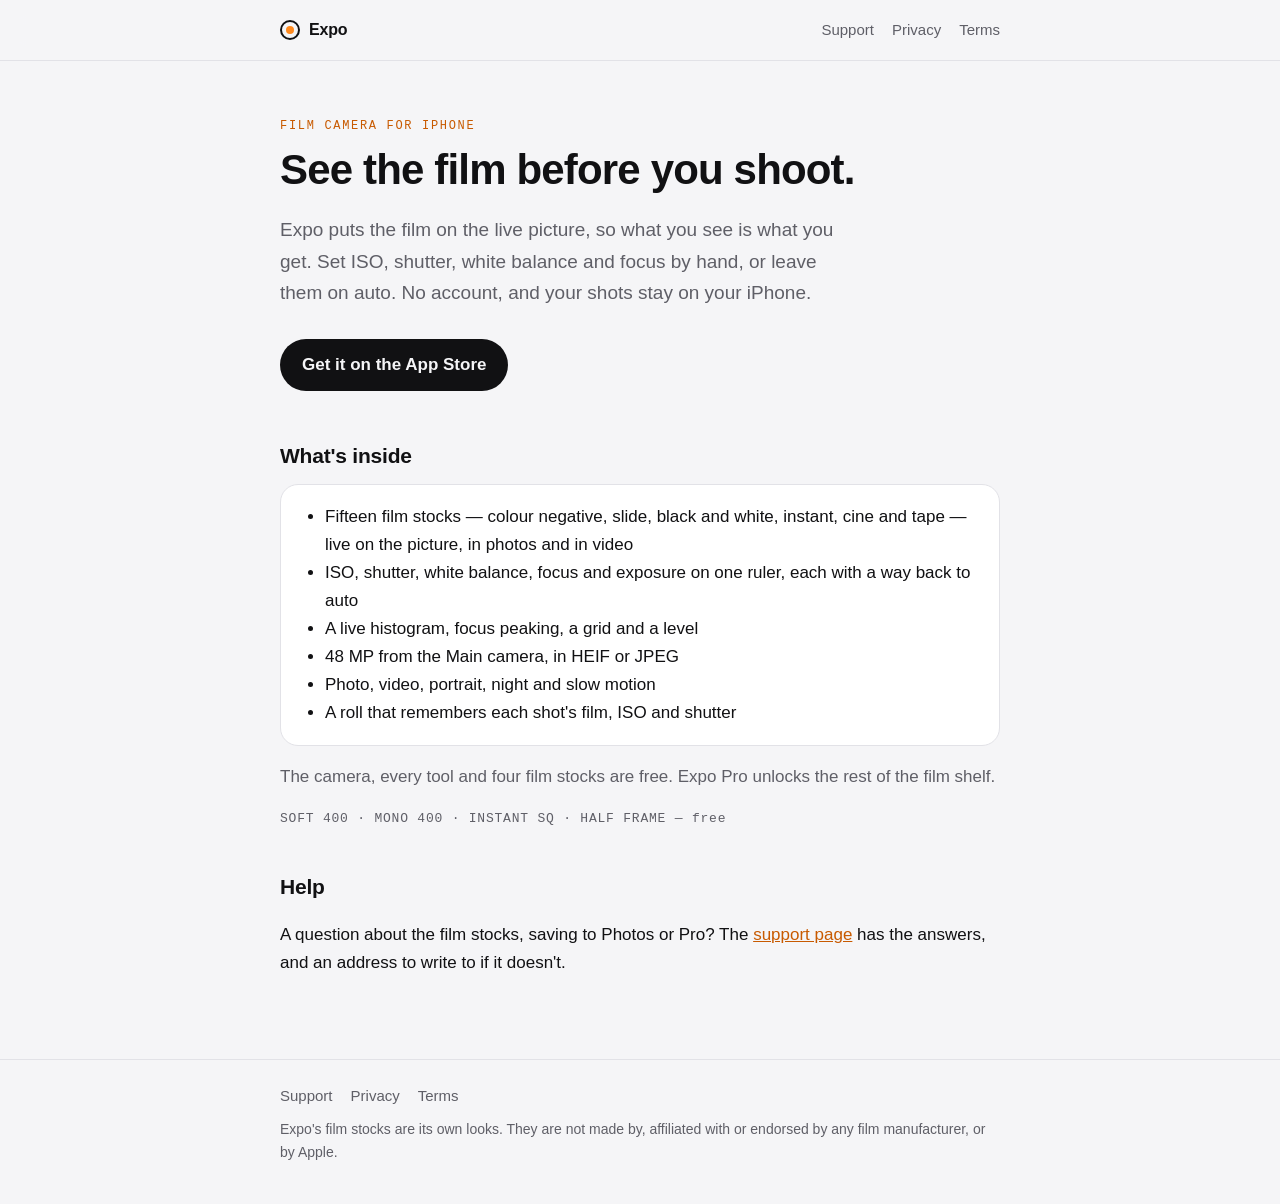
<file: index.html>
<!doctype html>
<html lang="en">
<head>
<meta charset="utf-8">
<meta name="viewport" content="width=device-width, initial-scale=1">
<title>Expo — vintage film camera for iPhone</title>
<meta name="description" content="Expo is a manual camera for iPhone with film stocks you see live: ISO, shutter, white balance and focus on a ruler, a histogram, focus peaking and 48 MP.">
<link rel="canonical" href="https://codiee-dev.github.io/procamera-web/">
<link rel="stylesheet" href="style.css">
</head>
<body>

<header>
  <div class="wrap">
    <a class="brand" href="index.html"><span class="lens"></span> Expo</a>
    <nav>
      <a href="support.html">Support</a>
      <a href="privacy.html">Privacy</a>
      <a href="terms.html">Terms</a>
    </nav>
  </div>
</header>

<main>
  <div class="wrap">
    <section class="hero">
      <div class="label">Film camera for iPhone</div>
      <h1>See the film before you shoot.</h1>
      <p>
        Expo puts the film on the live picture, so what you see is what you get.
        Set ISO, shutter, white balance and focus by hand, or leave them on auto.
        No account, and your shots stay on your iPhone.
      </p>
      <a class="button" href="https://apps.apple.com/app/id6835460148" rel="noopener">Get it on the App Store</a>
    </section>

    <h2>What's inside</h2>
    <div class="card">
      <ul style="margin:0">
        <li>Fifteen film stocks — colour negative, slide, black and white, instant, cine and tape — live on the picture, in photos and in video</li>
        <li>ISO, shutter, white balance, focus and exposure on one ruler, each with a way back to auto</li>
        <li>A live histogram, focus peaking, a grid and a level</li>
        <li>48 MP from the Main camera, in HEIF or JPEG</li>
        <li>Photo, video, portrait, night and slow motion</li>
        <li>A roll that remembers each shot's film, ISO and shutter</li>
      </ul>
    </div>

    <p class="muted">
      The camera, every tool and four film stocks are free. Expo Pro unlocks
      the rest of the film shelf.
    </p>
    <p class="stocks">SOFT 400 · MONO 400 · INSTANT SQ · HALF FRAME — free</p>

    <h2>Help</h2>
    <p>
      A question about the film stocks, saving to Photos or Pro? The
      <a href="support.html">support page</a> has the answers, and an address to
      write to if it doesn't.
    </p>
  </div>
</main>

<footer>
  <div class="wrap">
    <nav>
      <a href="support.html">Support</a>
      <a href="privacy.html">Privacy</a>
      <a href="terms.html">Terms</a>
    </nav>
    Expo's film stocks are its own looks. They are not made by, affiliated with or endorsed by any film manufacturer, or by Apple.
  </div>
</footer>

</body>
</html>
</file>
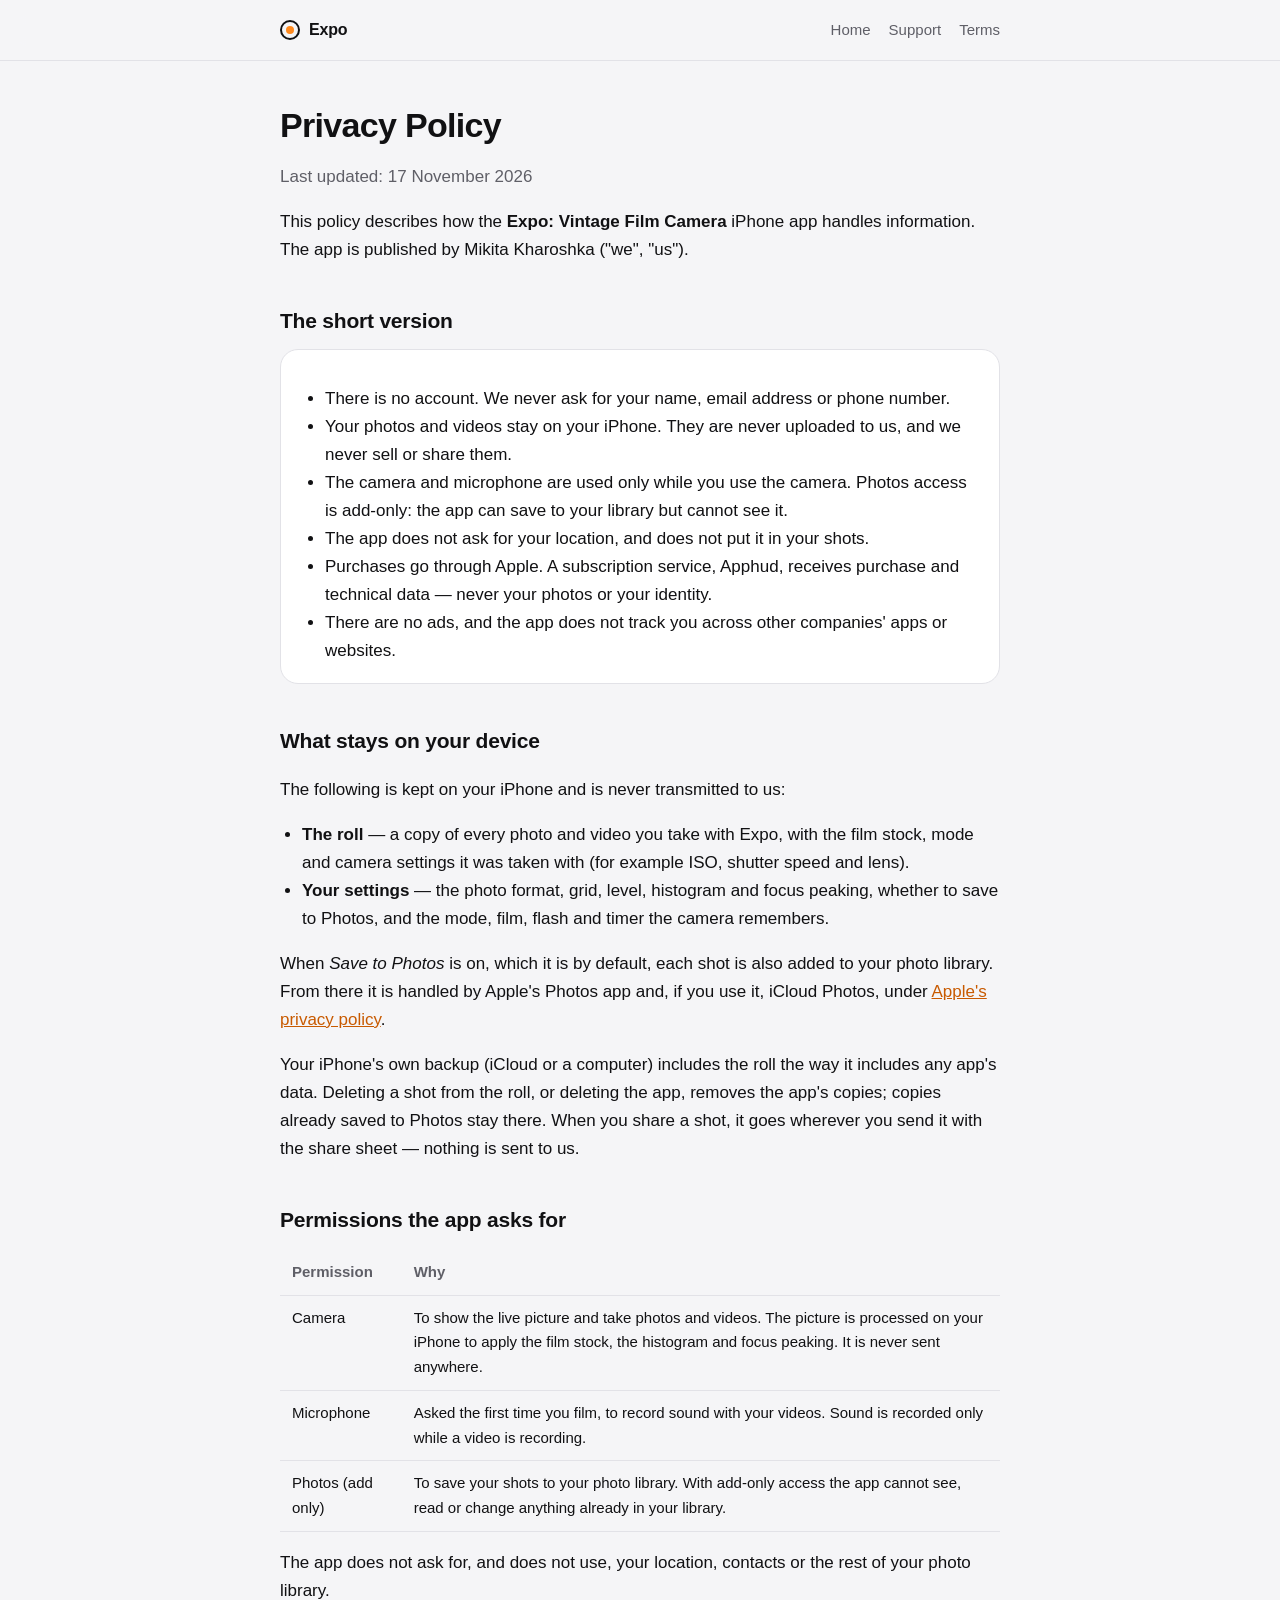
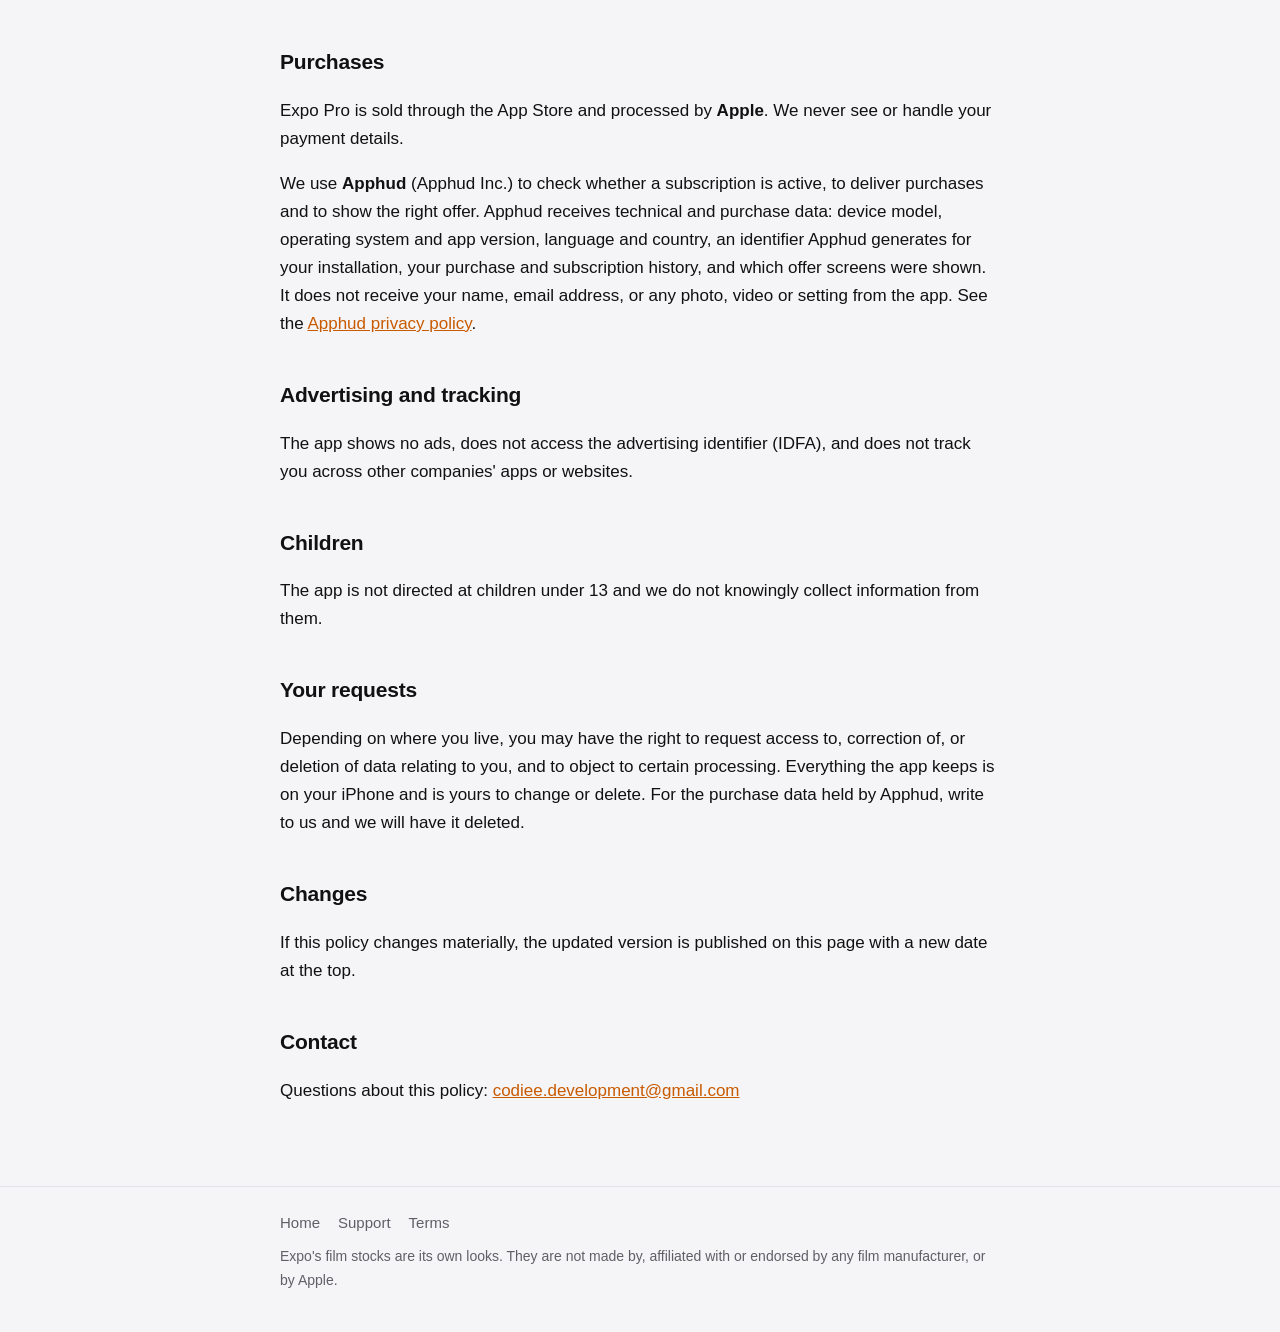
<file: privacy.html>
<!doctype html>
<html lang="en">
<head>
<meta charset="utf-8">
<meta name="viewport" content="width=device-width, initial-scale=1">
<title>Privacy Policy — Expo</title>
<meta name="description" content="Privacy policy for the Expo iPhone app: your photos and videos stay on your device, what the app asks for, and who processes purchases.">
<link rel="canonical" href="https://codiee-dev.github.io/procamera-web/privacy.html">
<meta name="robots" content="noindex">
<link rel="stylesheet" href="style.css">
</head>
<body>

<header>
  <div class="wrap">
    <a class="brand" href="index.html"><span class="lens"></span> Expo</a>
    <nav>
      <a href="index.html">Home</a>
      <a href="support.html">Support</a>
      <a href="terms.html">Terms</a>
    </nav>
  </div>
</header>

<main>
  <div class="wrap">
    <h1>Privacy Policy</h1>
    <p class="muted">Last updated: 17 November 2026</p>

    <p>
      This policy describes how the <strong>Expo: Vintage Film Camera</strong> iPhone app handles
      information. The app is published by Mikita Kharoshka ("we", "us").
    </p>

    <h2>The short version</h2>
    <div class="card">
      <ul style="margin-bottom:0">
        <li>There is no account. We never ask for your name, email address or phone number.</li>
        <li>Your photos and videos stay on your iPhone. They are never uploaded to us, and we never sell or share them.</li>
        <li>The camera and microphone are used only while you use the camera. Photos access is add-only: the app can save to your library but cannot see it.</li>
        <li>The app does not ask for your location, and does not put it in your shots.</li>
        <li>Purchases go through Apple. A subscription service, Apphud, receives purchase and technical data — never your photos or your identity.</li>
        <li>There are no ads, and the app does not track you across other companies' apps or websites.</li>
      </ul>
    </div>

    <h2>What stays on your device</h2>
    <p>The following is kept on your iPhone and is never transmitted to us:</p>
    <ul>
      <li><strong>The roll</strong> — a copy of every photo and video you take with Expo, with the film stock, mode and camera settings it was taken with (for example ISO, shutter speed and lens).</li>
      <li><strong>Your settings</strong> — the photo format, grid, level, histogram and focus peaking, whether to save to Photos, and the mode, film, flash and timer the camera remembers.</li>
    </ul>
    <p>
      When <em>Save to Photos</em> is on, which it is by default, each shot is also
      added to your photo library. From there it is handled by Apple's Photos app
      and, if you use it, iCloud Photos, under
      <a href="https://www.apple.com/legal/privacy/" rel="noopener">Apple's privacy policy</a>.
    </p>
    <p>
      Your iPhone's own backup (iCloud or a computer) includes the roll the way it
      includes any app's data. Deleting a shot from the roll, or deleting the app,
      removes the app's copies; copies already saved to Photos stay there. When you
      share a shot, it goes wherever you send it with the share sheet — nothing is
      sent to us.
    </p>

    <h2>Permissions the app asks for</h2>
    <table>
      <tr><th>Permission</th><th>Why</th></tr>
      <tr>
        <td>Camera</td>
        <td>To show the live picture and take photos and videos. The picture is processed on your iPhone to apply the film stock, the histogram and focus peaking. It is never sent anywhere.</td>
      </tr>
      <tr>
        <td>Microphone</td>
        <td>Asked the first time you film, to record sound with your videos. Sound is recorded only while a video is recording.</td>
      </tr>
      <tr>
        <td>Photos (add only)</td>
        <td>To save your shots to your photo library. With add-only access the app cannot see, read or change anything already in your library.</td>
      </tr>
    </table>
    <p>
      The app does not ask for, and does not use, your location, contacts or the
      rest of your photo library.
    </p>

    <h2>Purchases</h2>
    <p>
      Expo Pro is sold through the App Store and processed by
      <strong>Apple</strong>. We never see or handle your payment details.
    </p>
    <p>
      We use <strong>Apphud</strong> (Apphud Inc.) to check whether a subscription is
      active, to deliver purchases and to show the right offer. Apphud receives
      technical and purchase data: device model, operating system and app version,
      language and country, an identifier Apphud generates for your installation,
      your purchase and subscription history, and which offer screens were shown. It
      does not receive your name, email address, or any photo, video or setting from
      the app. See the <a href="https://apphud.com/privacy" rel="noopener">Apphud privacy policy</a>.
    </p>

    <h2>Advertising and tracking</h2>
    <p>
      The app shows no ads, does not access the advertising identifier (IDFA), and
      does not track you across other companies' apps or websites.
    </p>

    <h2>Children</h2>
    <p>
      The app is not directed at children under 13 and we do not knowingly collect
      information from them.
    </p>

    <h2>Your requests</h2>
    <p>
      Depending on where you live, you may have the right to request access to,
      correction of, or deletion of data relating to you, and to object to certain
      processing. Everything the app keeps is on your iPhone and is yours to change or
      delete. For the purchase data held by Apphud, write to us and we will have it
      deleted.
    </p>

    <h2>Changes</h2>
    <p>
      If this policy changes materially, the updated version is published on this
      page with a new date at the top.
    </p>

    <h2>Contact</h2>
    <p>
      Questions about this policy:
      <a href="mailto:codiee.development@gmail.com">codiee.development@gmail.com</a>
    </p>
  </div>
</main>

<footer>
  <div class="wrap">
    <nav>
      <a href="index.html">Home</a>
      <a href="support.html">Support</a>
      <a href="terms.html">Terms</a>
    </nav>
    Expo's film stocks are its own looks. They are not made by, affiliated with or endorsed by any film manufacturer, or by Apple.
  </div>
</footer>

</body>
</html>
</file>
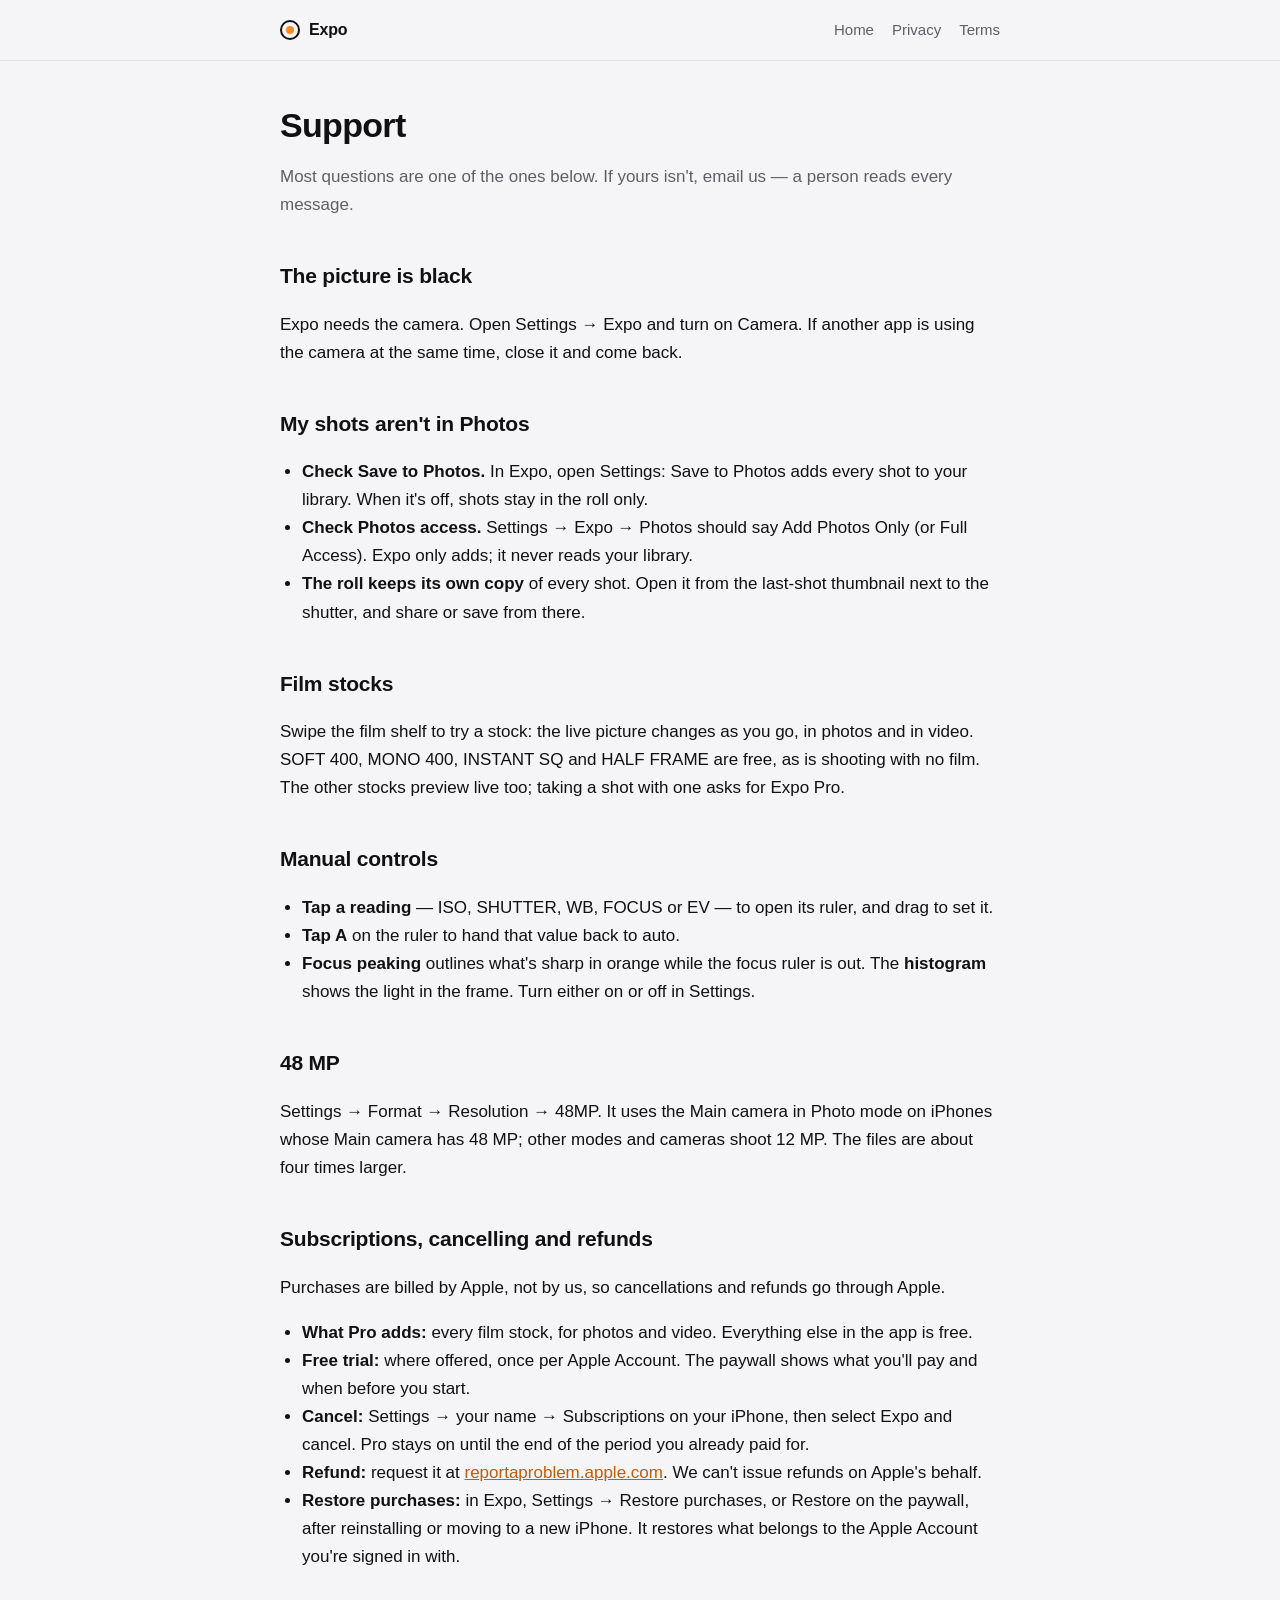
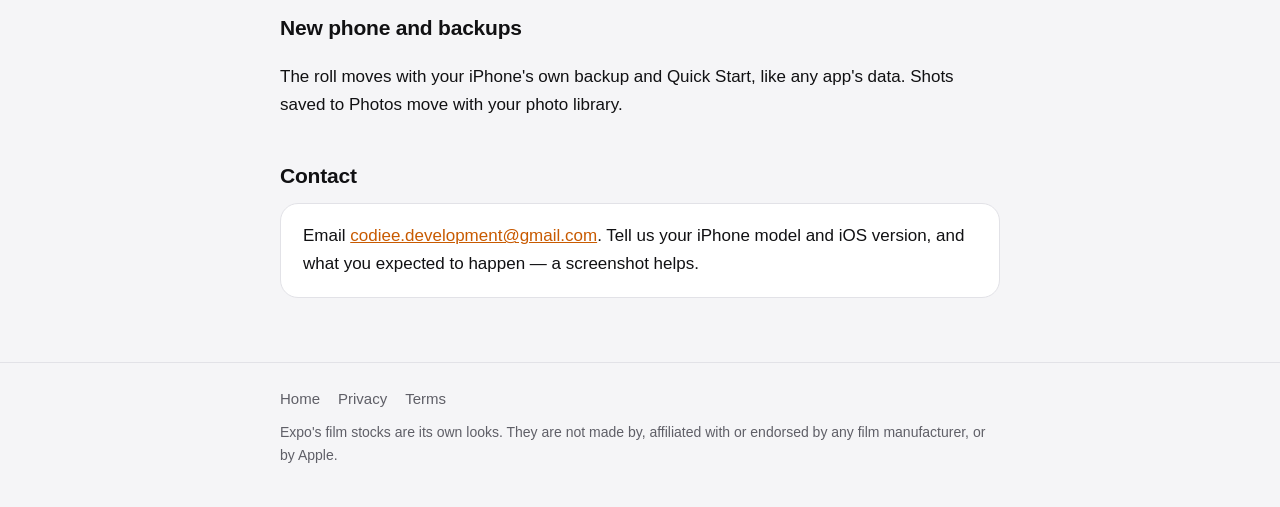
<file: support.html>
<!doctype html>
<html lang="en">
<head>
<meta charset="utf-8">
<meta name="viewport" content="width=device-width, initial-scale=1">
<title>Support — Expo</title>
<meta name="description" content="Help with Expo: film stocks, manual controls, saving to Photos, 48 MP, and Expo Pro subscriptions.">
<link rel="canonical" href="https://codiee-dev.github.io/procamera-web/support.html">
<link rel="stylesheet" href="style.css">
</head>
<body>

<header>
  <div class="wrap">
    <a class="brand" href="index.html"><span class="lens"></span> Expo</a>
    <nav>
      <a href="index.html">Home</a>
      <a href="privacy.html">Privacy</a>
      <a href="terms.html">Terms</a>
    </nav>
  </div>
</header>

<main>
  <div class="wrap">
    <h1>Support</h1>
    <p class="muted">
      Most questions are one of the ones below. If yours isn't, email us — a person
      reads every message.
    </p>

    <h2>The picture is black</h2>
    <p>
      Expo needs the camera. Open Settings → Expo and turn on Camera. If
      another app is using the camera at the same time, close it and come back.
    </p>

    <h2>My shots aren't in Photos</h2>
    <ul>
      <li><strong>Check Save to Photos.</strong> In Expo, open Settings: Save to Photos adds every shot to your library. When it's off, shots stay in the roll only.</li>
      <li><strong>Check Photos access.</strong> Settings → Expo → Photos should say Add Photos Only (or Full Access). Expo only adds; it never reads your library.</li>
      <li><strong>The roll keeps its own copy</strong> of every shot. Open it from the last-shot thumbnail next to the shutter, and share or save from there.</li>
    </ul>

    <h2>Film stocks</h2>
    <p>
      Swipe the film shelf to try a stock: the live picture changes as you go, in
      photos and in video. SOFT 400, MONO 400, INSTANT SQ and HALF FRAME are free, as
      is shooting with no film. The other stocks preview live too; taking a shot with
      one asks for Expo Pro.
    </p>

    <h2>Manual controls</h2>
    <ul>
      <li><strong>Tap a reading</strong> — ISO, SHUTTER, WB, FOCUS or EV — to open its ruler, and drag to set it.</li>
      <li><strong>Tap A</strong> on the ruler to hand that value back to auto.</li>
      <li><strong>Focus peaking</strong> outlines what's sharp in orange while the focus ruler is out. The <strong>histogram</strong> shows the light in the frame. Turn either on or off in Settings.</li>
    </ul>

    <h2>48 MP</h2>
    <p>
      Settings → Format → Resolution → 48MP. It uses the Main camera in Photo mode on
      iPhones whose Main camera has 48 MP; other modes and cameras shoot 12 MP. The
      files are about four times larger.
    </p>

    <h2>Subscriptions, cancelling and refunds</h2>
    <p>
      Purchases are billed by Apple, not by us, so cancellations and refunds go
      through Apple.
    </p>
    <ul>
      <li><strong>What Pro adds:</strong> every film stock, for photos and video. Everything else in the app is free.</li>
      <li><strong>Free trial:</strong> where offered, once per Apple Account. The paywall shows what you'll pay and when before you start.</li>
      <li><strong>Cancel:</strong> Settings → your name → Subscriptions on your iPhone, then select Expo and cancel. Pro stays on until the end of the period you already paid for.</li>
      <li><strong>Refund:</strong> request it at <a href="https://reportaproblem.apple.com" rel="noopener">reportaproblem.apple.com</a>. We can't issue refunds on Apple's behalf.</li>
      <li><strong>Restore purchases:</strong> in Expo, Settings → Restore purchases, or Restore on the paywall, after reinstalling or moving to a new iPhone. It restores what belongs to the Apple Account you're signed in with.</li>
    </ul>

    <h2>New phone and backups</h2>
    <p>
      The roll moves with your iPhone's own backup and Quick Start, like any app's
      data. Shots saved to Photos move with your photo library.
    </p>

    <h2>Contact</h2>
    <div class="card">
      Email <a href="mailto:codiee.development@gmail.com">codiee.development@gmail.com</a>.
      Tell us your iPhone model and iOS version, and what you expected to happen —
      a screenshot helps.
    </div>
  </div>
</main>

<footer>
  <div class="wrap">
    <nav>
      <a href="index.html">Home</a>
      <a href="privacy.html">Privacy</a>
      <a href="terms.html">Terms</a>
    </nav>
    Expo's film stocks are its own looks. They are not made by, affiliated with or endorsed by any film manufacturer, or by Apple.
  </div>
</footer>

</body>
</html>
</file>
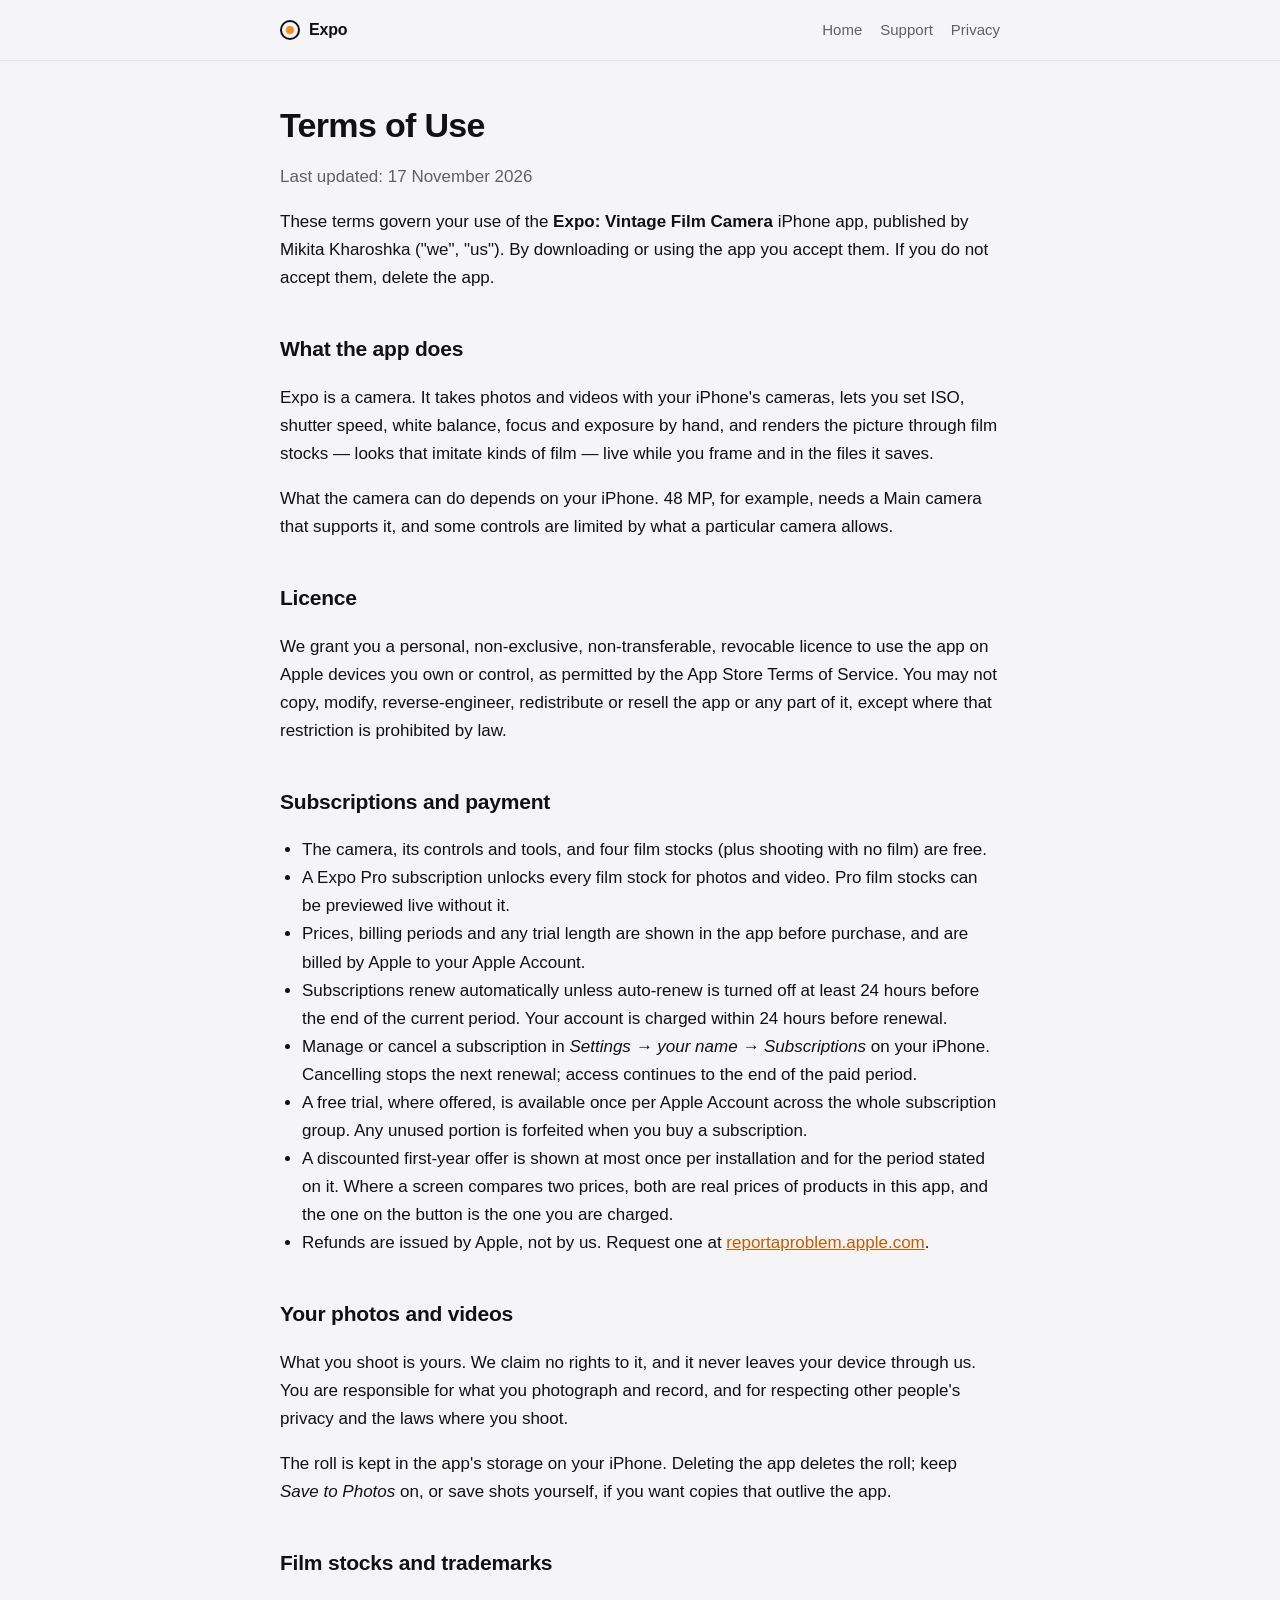
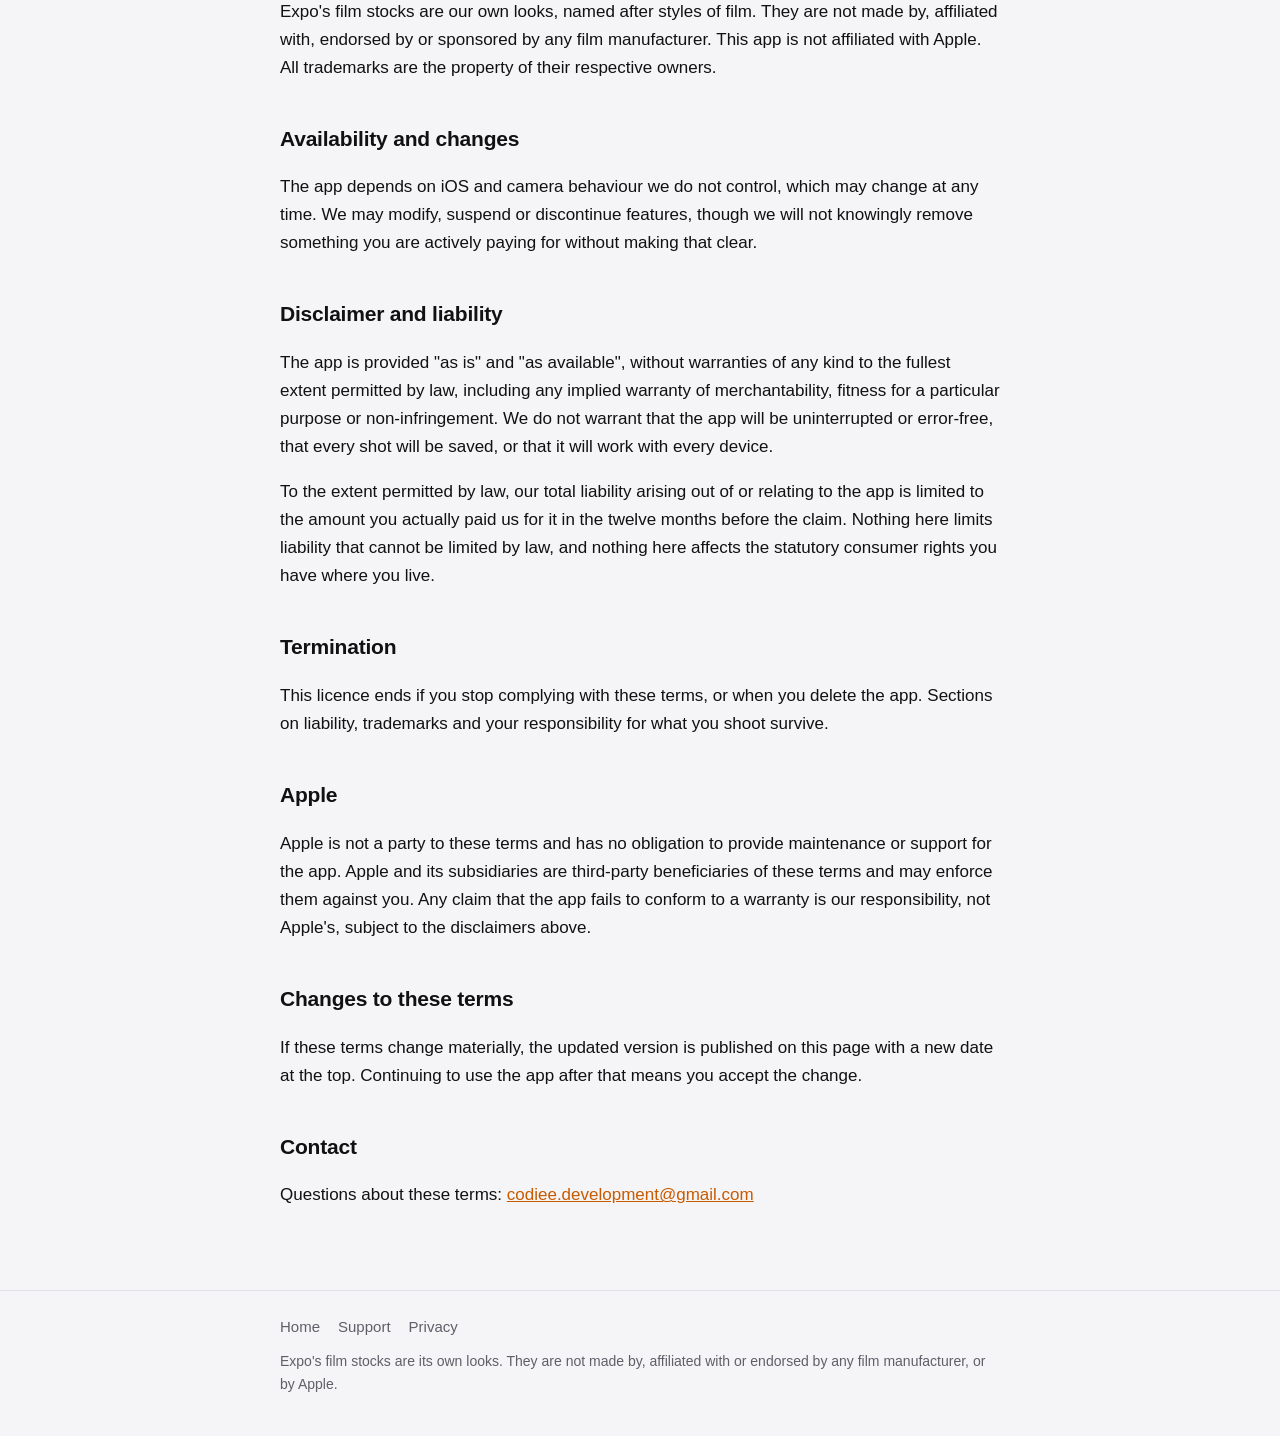
<file: terms.html>
<!doctype html>
<html lang="en">
<head>
<meta charset="utf-8">
<meta name="viewport" content="width=device-width, initial-scale=1">
<title>Terms of Use — Expo</title>
<meta name="description" content="Terms of use for the Expo iPhone app: the licence, Expo Pro subscriptions, your photos, and our responsibilities.">
<link rel="canonical" href="https://codiee-dev.github.io/procamera-web/terms.html">
<meta name="robots" content="noindex">
<link rel="stylesheet" href="style.css">
</head>
<body>

<header>
  <div class="wrap">
    <a class="brand" href="index.html"><span class="lens"></span> Expo</a>
    <nav>
      <a href="index.html">Home</a>
      <a href="support.html">Support</a>
      <a href="privacy.html">Privacy</a>
    </nav>
  </div>
</header>

<main>
  <div class="wrap">
    <h1>Terms of Use</h1>
    <p class="muted">Last updated: 17 November 2026</p>

    <p>
      These terms govern your use of the <strong>Expo: Vintage Film Camera</strong> iPhone app,
      published by Mikita Kharoshka ("we", "us"). By downloading or using the app you
      accept them. If you do not accept them, delete the app.
    </p>

    <h2>What the app does</h2>
    <p>
      Expo is a camera. It takes photos and videos with your iPhone's cameras,
      lets you set ISO, shutter speed, white balance, focus and exposure by hand, and
      renders the picture through film stocks — looks that imitate kinds of film —
      live while you frame and in the files it saves.
    </p>
    <p>
      What the camera can do depends on your iPhone. 48 MP, for example, needs a Main
      camera that supports it, and some controls are limited by what a particular
      camera allows.
    </p>

    <h2>Licence</h2>
    <p>
      We grant you a personal, non-exclusive, non-transferable, revocable licence to
      use the app on Apple devices you own or control, as permitted by the App Store
      Terms of Service. You may not copy, modify, reverse-engineer, redistribute or
      resell the app or any part of it, except where that restriction is prohibited
      by law.
    </p>

    <h2>Subscriptions and payment</h2>
    <ul>
      <li>The camera, its controls and tools, and four film stocks (plus shooting with no film) are free.</li>
      <li>A Expo Pro subscription unlocks every film stock for photos and video. Pro film stocks can be previewed live without it.</li>
      <li>Prices, billing periods and any trial length are shown in the app before purchase, and are billed by Apple to your Apple Account.</li>
      <li>Subscriptions renew automatically unless auto-renew is turned off at least 24 hours before the end of the current period. Your account is charged within 24 hours before renewal.</li>
      <li>Manage or cancel a subscription in <em>Settings → your name → Subscriptions</em> on your iPhone. Cancelling stops the next renewal; access continues to the end of the paid period.</li>
      <li>A free trial, where offered, is available once per Apple Account across the whole subscription group. Any unused portion is forfeited when you buy a subscription.</li>
      <li>A discounted first-year offer is shown at most once per installation and for the period stated on it. Where a screen compares two prices, both are real prices of products in this app, and the one on the button is the one you are charged.</li>
      <li>Refunds are issued by Apple, not by us. Request one at <a href="https://reportaproblem.apple.com" rel="noopener">reportaproblem.apple.com</a>.</li>
    </ul>

    <h2>Your photos and videos</h2>
    <p>
      What you shoot is yours. We claim no rights to it, and it never leaves your
      device through us. You are responsible for what you photograph and record, and
      for respecting other people's privacy and the laws where you shoot.
    </p>
    <p>
      The roll is kept in the app's storage on your iPhone. Deleting the app deletes
      the roll; keep <em>Save to Photos</em> on, or save shots yourself, if you want
      copies that outlive the app.
    </p>

    <h2>Film stocks and trademarks</h2>
    <p>
      Expo's film stocks are our own looks, named after styles of film. They are
      not made by, affiliated with, endorsed by or sponsored by any film manufacturer.
      This app is not affiliated with Apple. All trademarks are the property of their
      respective owners.
    </p>

    <h2>Availability and changes</h2>
    <p>
      The app depends on iOS and camera behaviour we do not control, which may change
      at any time. We may modify, suspend or discontinue features, though we will not
      knowingly remove something you are actively paying for without making that
      clear.
    </p>

    <h2>Disclaimer and liability</h2>
    <p>
      The app is provided "as is" and "as available", without warranties of any kind
      to the fullest extent permitted by law, including any implied warranty of
      merchantability, fitness for a particular purpose or non-infringement. We do
      not warrant that the app will be uninterrupted or error-free, that every shot
      will be saved, or that it will work with every device.
    </p>
    <p>
      To the extent permitted by law, our total liability arising out of or relating
      to the app is limited to the amount you actually paid us for it in the twelve
      months before the claim. Nothing here limits liability that cannot be limited
      by law, and nothing here affects the statutory consumer rights you have where
      you live.
    </p>

    <h2>Termination</h2>
    <p>
      This licence ends if you stop complying with these terms, or when you delete
      the app. Sections on liability, trademarks and your responsibility for what you
      shoot survive.
    </p>

    <h2>Apple</h2>
    <p>
      Apple is not a party to these terms and has no obligation to provide
      maintenance or support for the app. Apple and its subsidiaries are third-party
      beneficiaries of these terms and may enforce them against you. Any claim that
      the app fails to conform to a warranty is our responsibility, not Apple's,
      subject to the disclaimers above.
    </p>

    <h2>Changes to these terms</h2>
    <p>
      If these terms change materially, the updated version is published on this page
      with a new date at the top. Continuing to use the app after that means you
      accept the change.
    </p>

    <h2>Contact</h2>
    <p>
      Questions about these terms:
      <a href="mailto:codiee.development@gmail.com">codiee.development@gmail.com</a>
    </p>
  </div>
</main>

<footer>
  <div class="wrap">
    <nav>
      <a href="index.html">Home</a>
      <a href="support.html">Support</a>
      <a href="privacy.html">Privacy</a>
    </nav>
    Expo's film stocks are its own looks. They are not made by, affiliated with or endorsed by any film manufacturer, or by Apple.
  </div>
</footer>

</body>
</html>
</file>
<file: style.css>
/* Expo support site.
   Same skeleton as the Weekwell, Walker, Woofer and Fire Remote sites, in the
   app's own look: pro black, mono labels, and orange only for what matters. */

:root {
  --bg: #f5f5f7;
  --surface: #ffffff;
  --border: #e2e2e7;
  --text: #111113;
  --muted: #5f5f67;
  --accent: #c85a00;
  --mark: #111113;
  --max: 760px;
  --mono: ui-monospace, "SF Mono", SFMono-Regular, Menlo, Consolas, monospace;
}

@media (prefers-color-scheme: dark) {
  :root {
    --bg: #000000;
    --surface: #121214;
    --border: #26262b;
    --text: #f5f5f7;
    --muted: #9a9aa3;
    --accent: #ffa040;
    --mark: #f5f5f7;
  }
}

* { box-sizing: border-box; }

html { scroll-behavior: smooth; }

body {
  margin: 0;
  background: var(--bg);
  color: var(--text);
  font: 17px/1.65 -apple-system, BlinkMacSystemFont, "Segoe UI", Roboto, Helvetica, Arial, sans-serif;
  -webkit-font-smoothing: antialiased;
}

.wrap { max-width: var(--max); margin: 0 auto; padding: 0 20px; }

header {
  border-bottom: 1px solid var(--border);
  position: sticky;
  top: 0;
  background: color-mix(in srgb, var(--bg) 85%, transparent);
  backdrop-filter: saturate(160%) blur(12px);
  z-index: 10;
}
header .wrap {
  display: flex;
  align-items: center;
  justify-content: space-between;
  gap: 16px;
  height: 60px;
}
.brand {
  display: flex;
  align-items: center;
  gap: 9px;
  font-weight: 700;
  letter-spacing: -0.01em;
  color: var(--text);
  text-decoration: none;
  font-size: 16px;
}
/* The lens: a thin ring with the orange dot the camera uses for what is on. */
.brand .lens {
  position: relative;
  width: 20px;
  height: 20px;
  border-radius: 50%;
  border: 2px solid var(--mark);
}
.brand .lens::after {
  content: "";
  position: absolute;
  inset: 4px;
  border-radius: 50%;
  background: #ff8a1f;
}
nav { display: flex; gap: 18px; }
nav a { color: var(--muted); text-decoration: none; font-size: 15px; }
nav a:hover, nav a[aria-current="page"] { color: var(--text); }

main { padding-bottom: 64px; }

h1 { font-size: 34px; line-height: 1.2; letter-spacing: -0.02em; margin: 44px 0 8px; }
h2 { font-size: 21px; letter-spacing: -0.01em; margin: 40px 0 10px; }
h3 { font-size: 17px; margin: 24px 0 6px; }
p, li { color: var(--text); }
a { color: var(--accent); }
.muted { color: var(--muted); }

.label {
  font-family: var(--mono);
  font-size: 12px;
  letter-spacing: 0.14em;
  text-transform: uppercase;
  color: var(--accent);
}

.card {
  background: var(--surface);
  border: 1px solid var(--border);
  border-radius: 18px;
  padding: 18px 22px;
}
ul { padding-left: 22px; }

table { width: 100%; border-collapse: collapse; margin: 12px 0; font-size: 15px; }
th, td { text-align: left; vertical-align: top; padding: 10px 12px; border-bottom: 1px solid var(--border); }
th { color: var(--muted); font-weight: 600; }

.hero { padding: 56px 0 8px; }
.hero h1 { font-size: 42px; margin-top: 8px; }
.hero p { font-size: 19px; color: var(--muted); max-width: 560px; }
.button {
  display: inline-block;
  margin-top: 12px;
  padding: 12px 22px;
  border-radius: 999px;
  background: var(--text);
  color: var(--bg);
  font-weight: 700;
  text-decoration: none;
}

.stocks {
  font-family: var(--mono);
  font-size: 13px;
  letter-spacing: 0.06em;
  color: var(--muted);
}

footer { border-top: 1px solid var(--border); padding: 24px 0 40px; font-size: 14px; color: var(--muted); }
footer nav { margin-bottom: 10px; }

@media (max-width: 520px) {
  h1 { font-size: 28px; }
  .hero h1 { font-size: 34px; }
  nav { gap: 14px; }
}
</file>
